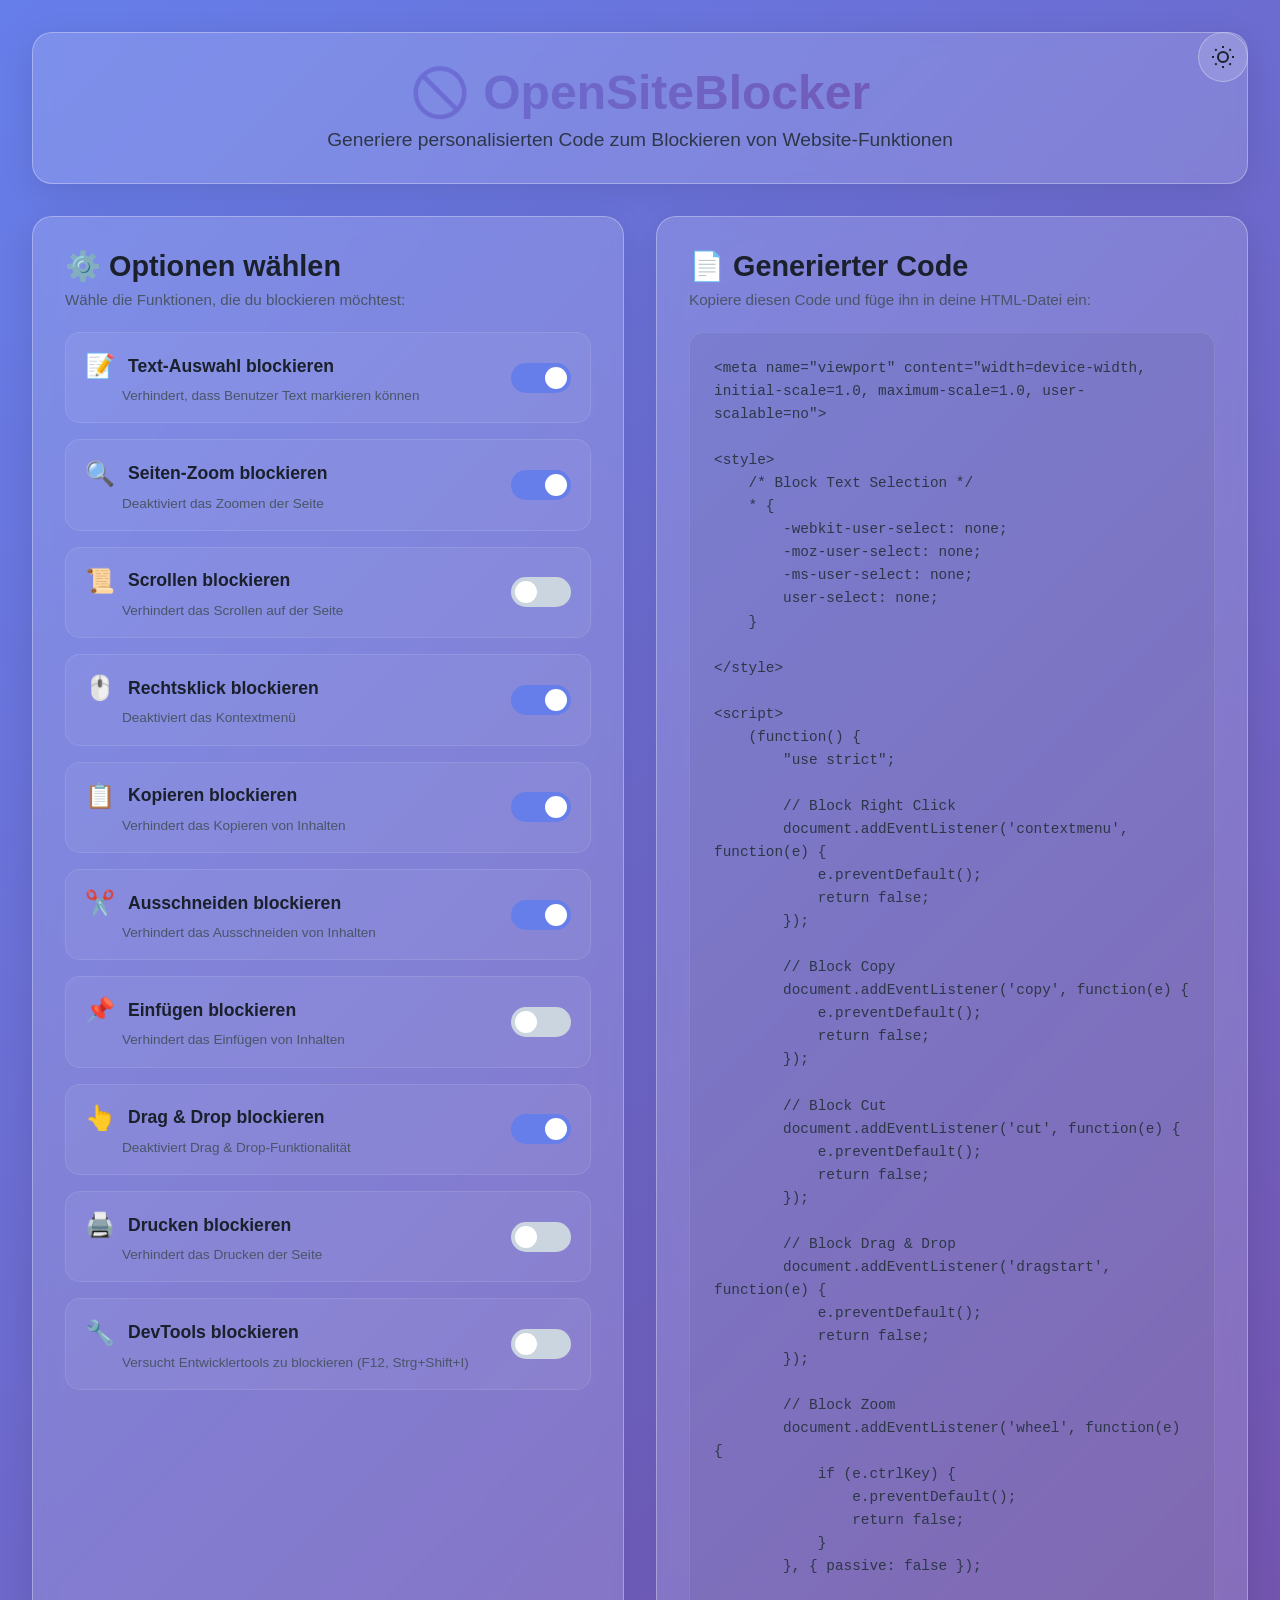
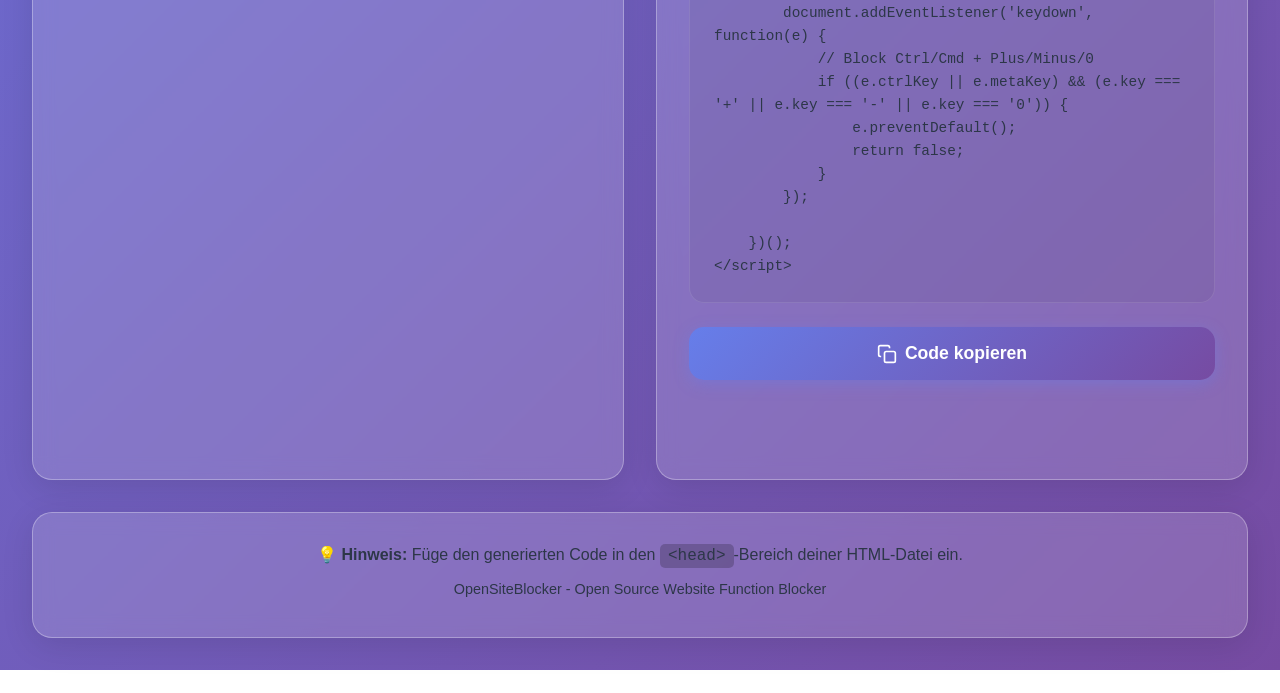
<file: index.html>
<!DOCTYPE html>
<html lang="de">
<head>
    <meta charset="UTF-8">
    <meta name="viewport" content="width=device-width, initial-scale=1.0">
    <title>OpenSiteBlocker - Website Blocker Code Generator</title>
    <link rel="stylesheet" href="styles.css">
</head>
<body>
    <div class="theme-toggle" id="themeToggle">
        <svg class="sun-icon" viewBox="0 0 24 24" fill="none" stroke="currentColor" stroke-width="2">
            <circle cx="12" cy="12" r="5"></circle>
            <line x1="12" y1="1" x2="12" y2="3"></line>
            <line x1="12" y1="21" x2="12" y2="23"></line>
            <line x1="4.22" y1="4.22" x2="5.64" y2="5.64"></line>
            <line x1="18.36" y1="18.36" x2="19.78" y2="19.78"></line>
            <line x1="1" y1="12" x2="3" y2="12"></line>
            <line x1="21" y1="12" x2="23" y2="12"></line>
            <line x1="4.22" y1="19.78" x2="5.64" y2="18.36"></line>
            <line x1="18.36" y1="5.64" x2="19.78" y2="4.22"></line>
        </svg>
        <svg class="moon-icon" viewBox="0 0 24 24" fill="none" stroke="currentColor" stroke-width="2">
            <path d="M21 12.79A9 9 0 1 1 11.21 3 7 7 0 0 0 21 12.79z"></path>
        </svg>
    </div>

    <div class="container">
        <header class="glass-card">
            <h1>🚫 OpenSiteBlocker</h1>
            <p class="subtitle">Generiere personalisierten Code zum Blockieren von Website-Funktionen</p>
        </header>

        <div class="content-grid">
            <div class="options-section glass-card">
                <h2>⚙️ Optionen wählen</h2>
                <p class="section-description">Wähle die Funktionen, die du blockieren möchtest:</p>
                
                <div class="toggle-list">
                    <div class="toggle-item">
                        <div class="toggle-info">
                            <label for="blockTextSelection">
                                <span class="toggle-icon">📝</span>
                                <span class="toggle-label">Text-Auswahl blockieren</span>
                            </label>
                            <p class="toggle-description">Verhindert, dass Benutzer Text markieren können</p>
                        </div>
                        <label class="toggle-switch">
                            <input type="checkbox" id="blockTextSelection" checked>
                            <span class="slider"></span>
                        </label>
                    </div>

                    <div class="toggle-item">
                        <div class="toggle-info">
                            <label for="blockZoom">
                                <span class="toggle-icon">🔍</span>
                                <span class="toggle-label">Seiten-Zoom blockieren</span>
                            </label>
                            <p class="toggle-description">Deaktiviert das Zoomen der Seite</p>
                        </div>
                        <label class="toggle-switch">
                            <input type="checkbox" id="blockZoom" checked>
                            <span class="slider"></span>
                        </label>
                    </div>

                    <div class="toggle-item">
                        <div class="toggle-info">
                            <label for="blockScroll">
                                <span class="toggle-icon">📜</span>
                                <span class="toggle-label">Scrollen blockieren</span>
                            </label>
                            <p class="toggle-description">Verhindert das Scrollen auf der Seite</p>
                        </div>
                        <label class="toggle-switch">
                            <input type="checkbox" id="blockScroll">
                            <span class="slider"></span>
                        </label>
                    </div>

                    <div class="toggle-item">
                        <div class="toggle-info">
                            <label for="blockRightClick">
                                <span class="toggle-icon">🖱️</span>
                                <span class="toggle-label">Rechtsklick blockieren</span>
                            </label>
                            <p class="toggle-description">Deaktiviert das Kontextmenü</p>
                        </div>
                        <label class="toggle-switch">
                            <input type="checkbox" id="blockRightClick" checked>
                            <span class="slider"></span>
                        </label>
                    </div>

                    <div class="toggle-item">
                        <div class="toggle-info">
                            <label for="blockCopy">
                                <span class="toggle-icon">📋</span>
                                <span class="toggle-label">Kopieren blockieren</span>
                            </label>
                            <p class="toggle-description">Verhindert das Kopieren von Inhalten</p>
                        </div>
                        <label class="toggle-switch">
                            <input type="checkbox" id="blockCopy" checked>
                            <span class="slider"></span>
                        </label>
                    </div>

                    <div class="toggle-item">
                        <div class="toggle-info">
                            <label for="blockCut">
                                <span class="toggle-icon">✂️</span>
                                <span class="toggle-label">Ausschneiden blockieren</span>
                            </label>
                            <p class="toggle-description">Verhindert das Ausschneiden von Inhalten</p>
                        </div>
                        <label class="toggle-switch">
                            <input type="checkbox" id="blockCut" checked>
                            <span class="slider"></span>
                        </label>
                    </div>

                    <div class="toggle-item">
                        <div class="toggle-info">
                            <label for="blockPaste">
                                <span class="toggle-icon">📌</span>
                                <span class="toggle-label">Einfügen blockieren</span>
                            </label>
                            <p class="toggle-description">Verhindert das Einfügen von Inhalten</p>
                        </div>
                        <label class="toggle-switch">
                            <input type="checkbox" id="blockPaste">
                            <span class="slider"></span>
                        </label>
                    </div>

                    <div class="toggle-item">
                        <div class="toggle-info">
                            <label for="blockDrag">
                                <span class="toggle-icon">👆</span>
                                <span class="toggle-label">Drag & Drop blockieren</span>
                            </label>
                            <p class="toggle-description">Deaktiviert Drag & Drop-Funktionalität</p>
                        </div>
                        <label class="toggle-switch">
                            <input type="checkbox" id="blockDrag" checked>
                            <span class="slider"></span>
                        </label>
                    </div>

                    <div class="toggle-item">
                        <div class="toggle-info">
                            <label for="blockPrint">
                                <span class="toggle-icon">🖨️</span>
                                <span class="toggle-label">Drucken blockieren</span>
                            </label>
                            <p class="toggle-description">Verhindert das Drucken der Seite</p>
                        </div>
                        <label class="toggle-switch">
                            <input type="checkbox" id="blockPrint">
                            <span class="slider"></span>
                        </label>
                    </div>

                    <div class="toggle-item">
                        <div class="toggle-info">
                            <label for="blockDevTools">
                                <span class="toggle-icon">🔧</span>
                                <span class="toggle-label">DevTools blockieren</span>
                            </label>
                            <p class="toggle-description">Versucht Entwicklertools zu blockieren (F12, Strg+Shift+I)</p>
                        </div>
                        <label class="toggle-switch">
                            <input type="checkbox" id="blockDevTools">
                            <span class="slider"></span>
                        </label>
                    </div>
                </div>
            </div>

            <div class="code-section glass-card">
                <h2>📄 Generierter Code</h2>
                <p class="section-description">Kopiere diesen Code und füge ihn in deine HTML-Datei ein:</p>
                
                <div class="code-container">
                    <pre><code id="generatedCode"></code></pre>
                </div>

                <button class="copy-button" id="copyButton">
                    <svg class="copy-icon" viewBox="0 0 24 24" fill="none" stroke="currentColor" stroke-width="2">
                        <rect x="9" y="9" width="13" height="13" rx="2" ry="2"></rect>
                        <path d="M5 15H4a2 2 0 0 1-2-2V4a2 2 0 0 1 2-2h9a2 2 0 0 1 2 2v1"></path>
                    </svg>
                    <span>Code kopieren</span>
                </button>

                <div class="success-message" id="successMessage">
                    ✅ Code erfolgreich kopiert!
                </div>
            </div>
        </div>

        <footer class="glass-card footer">
            <p>💡 <strong>Hinweis:</strong> Füge den generierten Code in den <code>&lt;head&gt;</code>-Bereich deiner HTML-Datei ein.</p>
            <p class="footer-info">OpenSiteBlocker - Open Source Website Function Blocker</p>
        </footer>
    </div>

    <script src="script.js"></script>
</body>
</html>
</file>
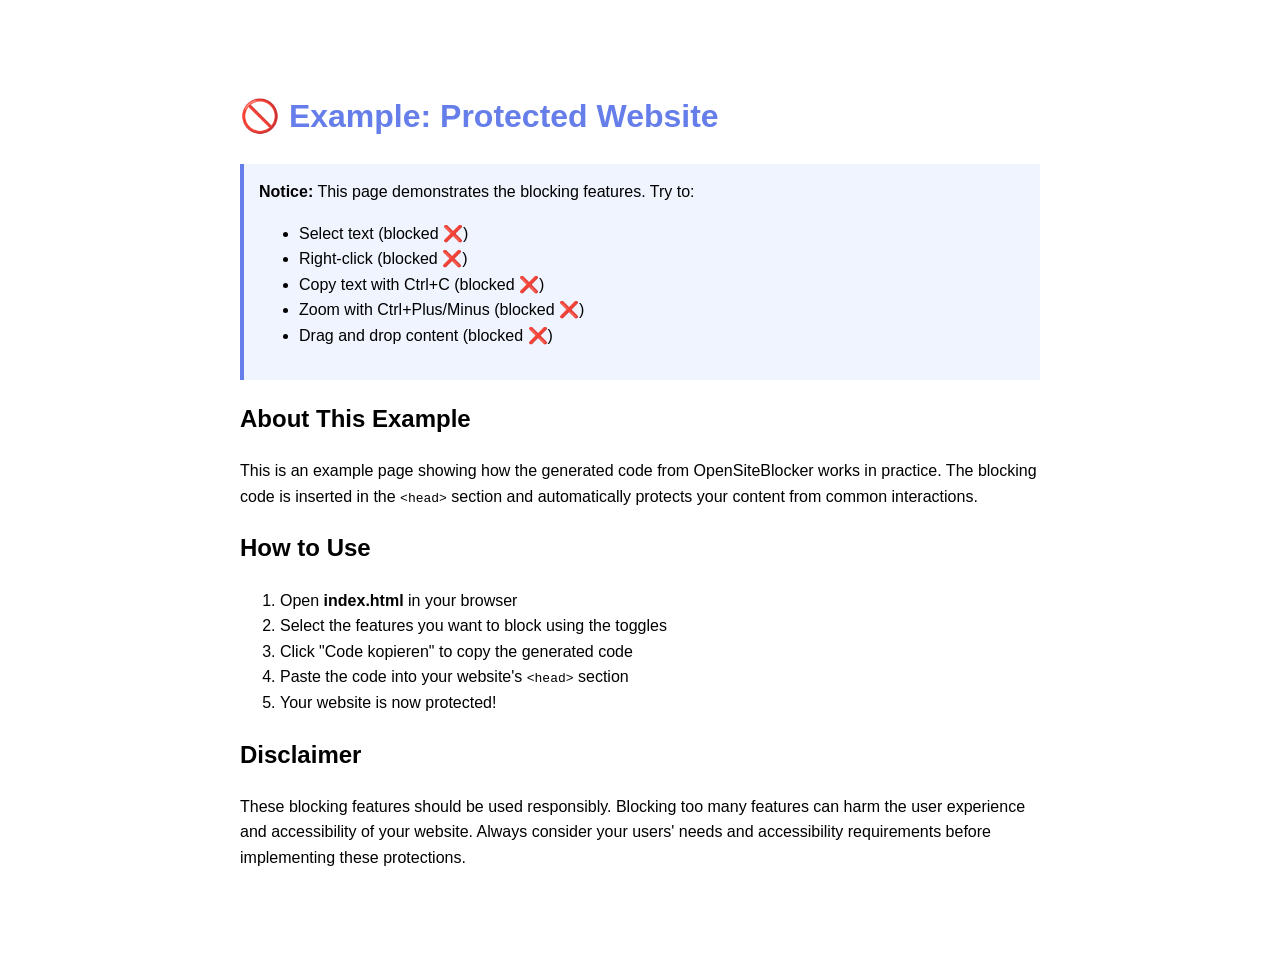
<file: example-usage.html>
<!DOCTYPE html>
<html lang="de">
<head>
    <meta charset="UTF-8">
    <meta name="viewport" content="width=device-width, initial-scale=1.0, maximum-scale=1.0, user-scalable=no">
    <title>Example - Blocked Website</title>
    
    <!-- START: Generated Code from OpenSiteBlocker -->
    <style>
        /* Block Text Selection */
        * {
            -webkit-user-select: none;
            -moz-user-select: none;
            -ms-user-select: none;
            user-select: none;
        }
    </style>

    <script>
        (function() {
            "use strict";

            // Block Right Click
            document.addEventListener('contextmenu', function(e) {
                e.preventDefault();
                return false;
            });

            // Block Copy
            document.addEventListener('copy', function(e) {
                e.preventDefault();
                return false;
            });

            // Block Cut
            document.addEventListener('cut', function(e) {
                e.preventDefault();
                return false;
            });

            // Block Drag & Drop
            document.addEventListener('dragstart', function(e) {
                e.preventDefault();
                return false;
            });

            // Block Zoom
            document.addEventListener('wheel', function(e) {
                if (e.ctrlKey) {
                    e.preventDefault();
                    return false;
                }
            }, { passive: false });
            
            document.addEventListener('keydown', function(e) {
                // Block Ctrl/Cmd + Plus/Minus/0
                if ((e.ctrlKey || e.metaKey) && (e.key === '+' || e.key === '-' || e.key === '0')) {
                    e.preventDefault();
                    return false;
                }
            });
        })();
    </script>
    <!-- END: Generated Code from OpenSiteBlocker -->

    <style>
        body {
            font-family: Arial, sans-serif;
            max-width: 800px;
            margin: 50px auto;
            padding: 20px;
            line-height: 1.6;
        }
        h1 {
            color: #667eea;
        }
        .notice {
            background: #f0f4ff;
            border-left: 4px solid #667eea;
            padding: 15px;
            margin: 20px 0;
        }
    </style>
</head>
<body>
    <h1>🚫 Example: Protected Website</h1>
    
    <div class="notice">
        <strong>Notice:</strong> This page demonstrates the blocking features. Try to:
        <ul>
            <li>Select text (blocked ❌)</li>
            <li>Right-click (blocked ❌)</li>
            <li>Copy text with Ctrl+C (blocked ❌)</li>
            <li>Zoom with Ctrl+Plus/Minus (blocked ❌)</li>
            <li>Drag and drop content (blocked ❌)</li>
        </ul>
    </div>

    <h2>About This Example</h2>
    <p>
        This is an example page showing how the generated code from OpenSiteBlocker works in practice.
        The blocking code is inserted in the <code>&lt;head&gt;</code> section and automatically
        protects your content from common interactions.
    </p>

    <h2>How to Use</h2>
    <ol>
        <li>Open <strong>index.html</strong> in your browser</li>
        <li>Select the features you want to block using the toggles</li>
        <li>Click "Code kopieren" to copy the generated code</li>
        <li>Paste the code into your website's <code>&lt;head&gt;</code> section</li>
        <li>Your website is now protected!</li>
    </ol>

    <h2>Disclaimer</h2>
    <p>
        These blocking features should be used responsibly. Blocking too many features can harm
        the user experience and accessibility of your website. Always consider your users' needs
        and accessibility requirements before implementing these protections.
    </p>
</body>
</html>
</file>
<file: styles.css>
:root {
    /* Light Mode Colors */
    --bg-gradient-start: #667eea;
    --bg-gradient-end: #764ba2;
    --glass-bg: rgba(255, 255, 255, 0.15);
    --glass-border: rgba(255, 255, 255, 0.3);
    --text-primary: #1a202c;
    --text-secondary: #2d3748;
    --text-muted: #4a5568;
    --shadow-color: rgba(0, 0, 0, 0.1);
    --toggle-bg: #cbd5e0;
    --toggle-active: #667eea;
    --code-bg: rgba(0, 0, 0, 0.05);
    --button-bg: linear-gradient(135deg, #667eea 0%, #764ba2 100%);
    --button-hover: linear-gradient(135deg, #5568d3 0%, #63408a 100%);
}

[data-theme="dark"] {
    /* Dark Mode Colors */
    --bg-gradient-start: #1a202c;
    --bg-gradient-end: #2d3748;
    --glass-bg: rgba(45, 55, 72, 0.4);
    --glass-border: rgba(255, 255, 255, 0.1);
    --text-primary: #f7fafc;
    --text-secondary: #e2e8f0;
    --text-muted: #cbd5e0;
    --shadow-color: rgba(0, 0, 0, 0.3);
    --toggle-bg: #4a5568;
    --toggle-active: #667eea;
    --code-bg: rgba(0, 0, 0, 0.3);
    --button-bg: linear-gradient(135deg, #667eea 0%, #764ba2 100%);
    --button-hover: linear-gradient(135deg, #5568d3 0%, #63408a 100%);
}

* {
    margin: 0;
    padding: 0;
    box-sizing: border-box;
}

body {
    font-family: 'Segoe UI', Tahoma, Geneva, Verdana, sans-serif;
    background: linear-gradient(135deg, var(--bg-gradient-start) 0%, var(--bg-gradient-end) 100%);
    min-height: 100vh;
    padding: 2rem;
    color: var(--text-primary);
    transition: background 0.3s ease, color 0.3s ease;
}

.container {
    max-width: 1400px;
    margin: 0 auto;
}

/* Glass Card Effect */
.glass-card {
    background: var(--glass-bg);
    backdrop-filter: blur(10px);
    -webkit-backdrop-filter: blur(10px);
    border-radius: 20px;
    border: 1px solid var(--glass-border);
    padding: 2rem;
    box-shadow: 0 8px 32px var(--shadow-color);
    transition: all 0.3s ease;
}

.glass-card:hover {
    transform: translateY(-2px);
    box-shadow: 0 12px 40px var(--shadow-color);
}

/* Theme Toggle */
.theme-toggle {
    position: fixed;
    top: 2rem;
    right: 2rem;
    width: 50px;
    height: 50px;
    background: var(--glass-bg);
    backdrop-filter: blur(10px);
    -webkit-backdrop-filter: blur(10px);
    border-radius: 50%;
    border: 1px solid var(--glass-border);
    display: flex;
    align-items: center;
    justify-content: center;
    cursor: pointer;
    transition: all 0.3s ease;
    z-index: 1000;
}

.theme-toggle:hover {
    transform: scale(1.1) rotate(15deg);
}

.theme-toggle svg {
    width: 24px;
    height: 24px;
    color: var(--text-primary);
    transition: opacity 0.3s ease;
}

.sun-icon {
    position: absolute;
    opacity: 1;
}

.moon-icon {
    position: absolute;
    opacity: 0;
}

[data-theme="dark"] .sun-icon {
    opacity: 0;
}

[data-theme="dark"] .moon-icon {
    opacity: 1;
}

/* Header */
header {
    text-align: center;
    margin-bottom: 2rem;
}

header h1 {
    font-size: 3rem;
    font-weight: 700;
    margin-bottom: 0.5rem;
    background: linear-gradient(135deg, #667eea 0%, #764ba2 100%);
    -webkit-background-clip: text;
    -webkit-text-fill-color: transparent;
    background-clip: text;
}

.subtitle {
    font-size: 1.2rem;
    color: var(--text-secondary);
    font-weight: 500;
}

/* Content Grid */
.content-grid {
    display: grid;
    grid-template-columns: 1fr 1fr;
    gap: 2rem;
    margin-bottom: 2rem;
}

@media (max-width: 1024px) {
    .content-grid {
        grid-template-columns: 1fr;
    }
}

/* Section Headers */
h2 {
    font-size: 1.8rem;
    margin-bottom: 0.5rem;
    color: var(--text-primary);
}

.section-description {
    color: var(--text-muted);
    margin-bottom: 1.5rem;
    font-size: 0.95rem;
}

/* Toggle List */
.toggle-list {
    display: flex;
    flex-direction: column;
    gap: 1rem;
}

.toggle-item {
    background: rgba(255, 255, 255, 0.05);
    padding: 1.2rem;
    border-radius: 15px;
    display: flex;
    justify-content: space-between;
    align-items: center;
    transition: all 0.3s ease;
    border: 1px solid rgba(255, 255, 255, 0.1);
}

.toggle-item:hover {
    background: rgba(255, 255, 255, 0.1);
    transform: translateX(5px);
}

.toggle-info {
    flex: 1;
}

.toggle-info label {
    display: flex;
    align-items: center;
    gap: 0.8rem;
    cursor: pointer;
    font-weight: 600;
    font-size: 1.1rem;
    color: var(--text-primary);
}

.toggle-icon {
    font-size: 1.5rem;
}

.toggle-label {
    user-select: none;
}

.toggle-description {
    margin-top: 0.5rem;
    margin-left: 2.3rem;
    font-size: 0.85rem;
    color: var(--text-muted);
}

/* Toggle Switch */
.toggle-switch {
    position: relative;
    display: inline-block;
    width: 60px;
    height: 30px;
    flex-shrink: 0;
}

.toggle-switch input {
    opacity: 0;
    width: 0;
    height: 0;
}

.slider {
    position: absolute;
    cursor: pointer;
    top: 0;
    left: 0;
    right: 0;
    bottom: 0;
    background-color: var(--toggle-bg);
    transition: 0.4s;
    border-radius: 30px;
}

.slider:before {
    position: absolute;
    content: "";
    height: 22px;
    width: 22px;
    left: 4px;
    bottom: 4px;
    background-color: white;
    transition: 0.4s;
    border-radius: 50%;
}

input:checked + .slider {
    background-color: var(--toggle-active);
}

input:checked + .slider:before {
    transform: translateX(30px);
}

/* Code Section */
.code-section {
    display: flex;
    flex-direction: column;
}

.code-container {
    background: var(--code-bg);
    border-radius: 15px;
    padding: 1.5rem;
    margin-bottom: 1.5rem;
    overflow-x: auto;
    flex: 1;
    border: 1px solid rgba(255, 255, 255, 0.1);
}

.code-container pre {
    margin: 0;
    font-family: 'Courier New', Courier, monospace;
}

.code-container code {
    color: var(--text-secondary);
    font-size: 0.9rem;
    line-height: 1.6;
    display: block;
    white-space: pre-wrap;
    word-wrap: break-word;
}

/* Copy Button */
.copy-button {
    background: var(--button-bg);
    color: white;
    border: none;
    padding: 1rem 2rem;
    border-radius: 15px;
    font-size: 1.1rem;
    font-weight: 600;
    cursor: pointer;
    display: flex;
    align-items: center;
    justify-content: center;
    gap: 0.5rem;
    transition: all 0.3s ease;
    box-shadow: 0 4px 15px rgba(102, 126, 234, 0.4);
}

.copy-button:hover {
    background: var(--button-hover);
    transform: translateY(-2px);
    box-shadow: 0 6px 20px rgba(102, 126, 234, 0.6);
}

.copy-button:active {
    transform: translateY(0);
}

.copy-icon {
    width: 20px;
    height: 20px;
}

/* Success Message */
.success-message {
    background: linear-gradient(135deg, #48bb78 0%, #38a169 100%);
    color: white;
    padding: 1rem;
    border-radius: 15px;
    text-align: center;
    font-weight: 600;
    margin-top: 1rem;
    opacity: 0;
    transform: translateY(-10px);
    transition: all 0.3s ease;
    pointer-events: none;
}

.success-message.show {
    opacity: 1;
    transform: translateY(0);
}

/* Footer */
.footer {
    text-align: center;
}

.footer p {
    margin-bottom: 0.5rem;
    color: var(--text-secondary);
}

.footer code {
    background: rgba(0, 0, 0, 0.2);
    padding: 0.2rem 0.5rem;
    border-radius: 5px;
    font-family: 'Courier New', Courier, monospace;
}

.footer-info {
    font-size: 0.9rem;
    color: var(--text-muted);
    margin-top: 1rem;
}

/* Responsive Design */
@media (max-width: 768px) {
    body {
        padding: 1rem;
    }

    header h1 {
        font-size: 2rem;
    }

    .subtitle {
        font-size: 1rem;
    }

    .glass-card {
        padding: 1.5rem;
    }

    .theme-toggle {
        top: 1rem;
        right: 1rem;
        width: 45px;
        height: 45px;
    }

    .toggle-item {
        flex-direction: column;
        align-items: flex-start;
        gap: 1rem;
    }

    .toggle-switch {
        align-self: flex-end;
    }

    h2 {
        font-size: 1.5rem;
    }
}

/* Scrollbar Styling */
::-webkit-scrollbar {
    width: 10px;
    height: 10px;
}

::-webkit-scrollbar-track {
    background: rgba(255, 255, 255, 0.1);
    border-radius: 10px;
}

::-webkit-scrollbar-thumb {
    background: var(--toggle-active);
    border-radius: 10px;
}

::-webkit-scrollbar-thumb:hover {
    background: #5568d3;
}
</file>
